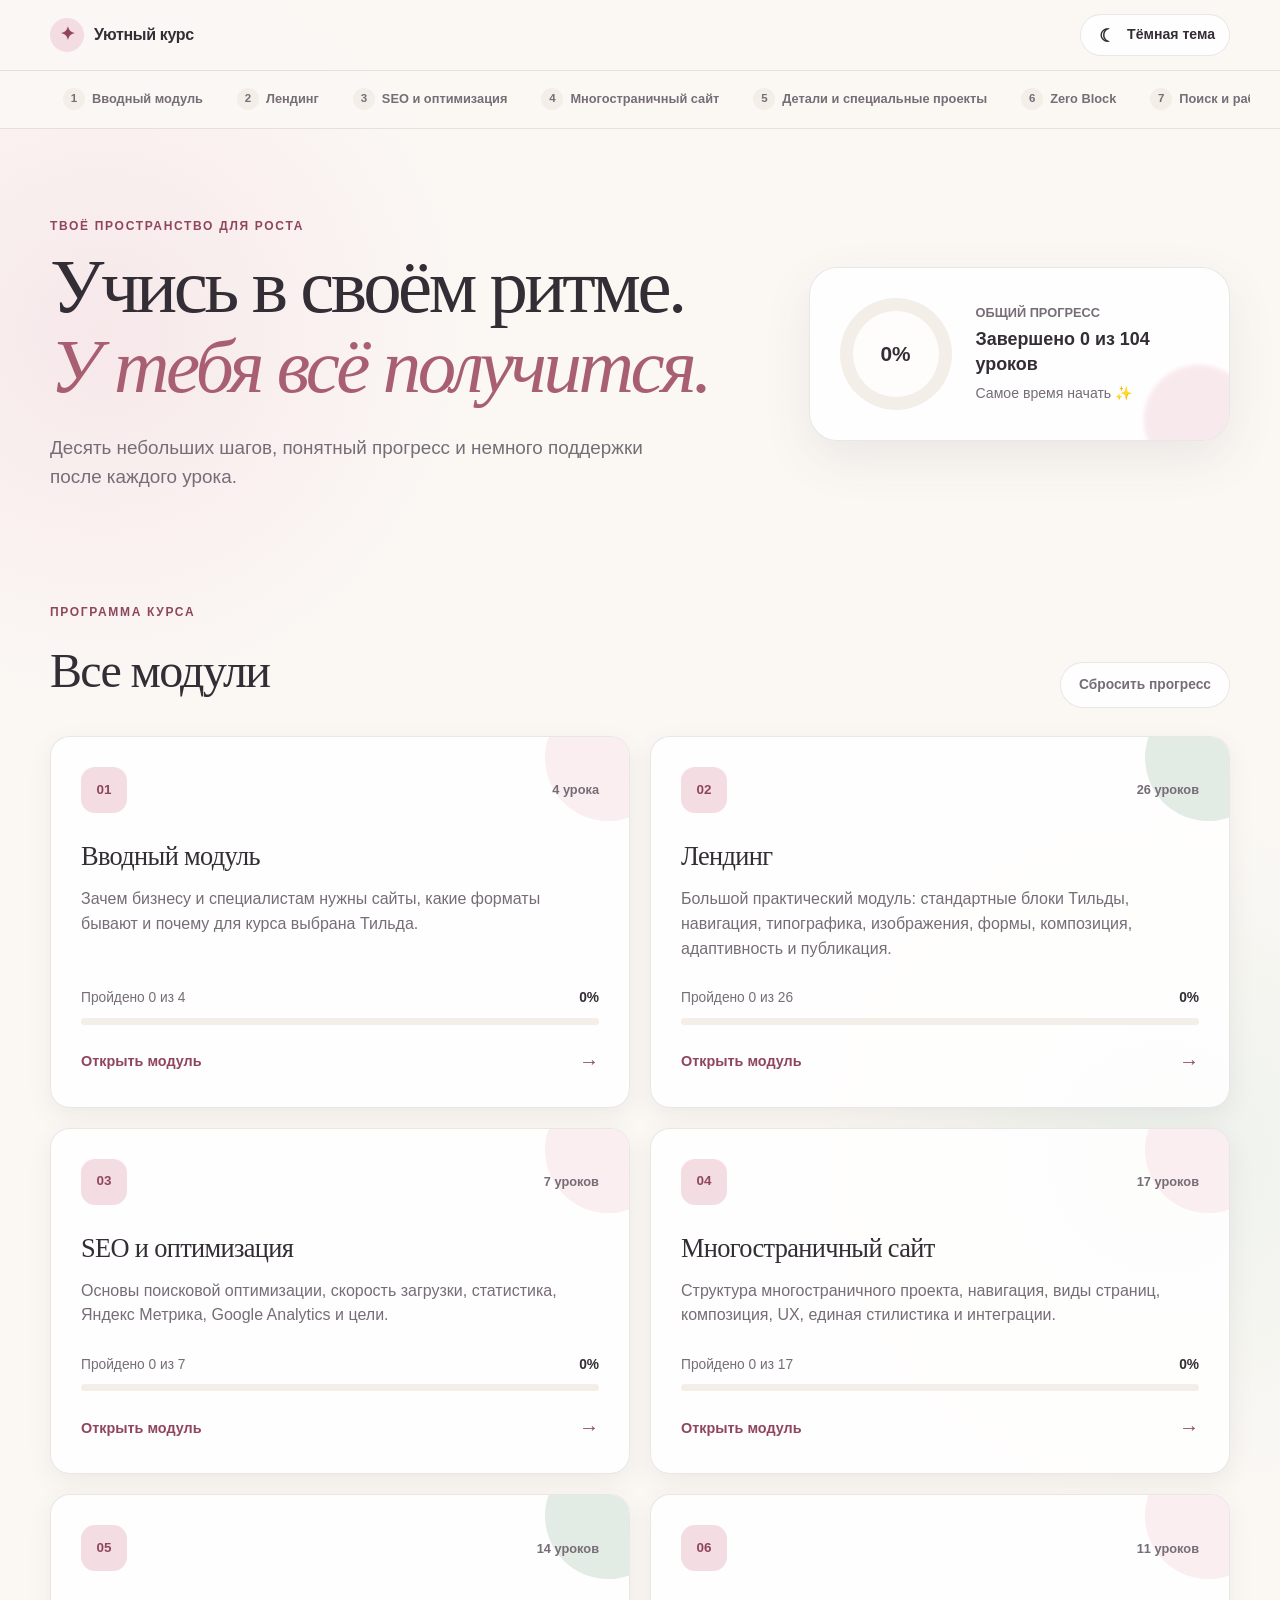
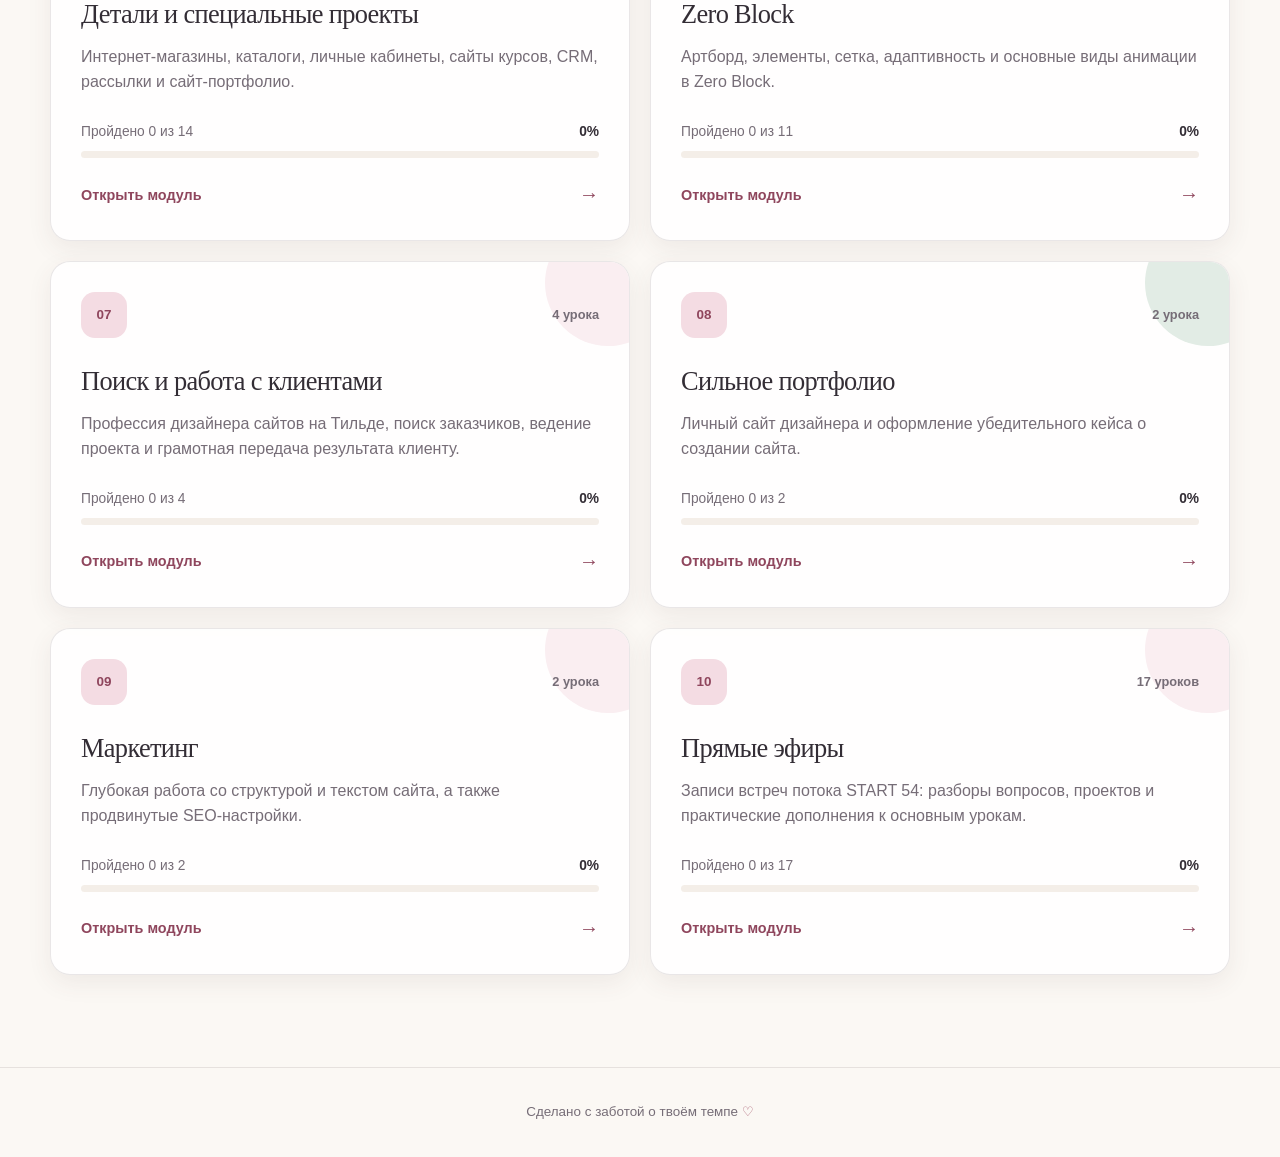
<file: public/index.html>
<!doctype html>
<html lang="ru">
<head>
  <meta charset="utf-8">
  <meta name="viewport" content="width=device-width, initial-scale=1">
  <meta name="description" content="Личная страница уютного учебного курса с сохранением прогресса.">
  <meta name="color-scheme" content="light dark">
  <title>Уютный курс</title>
  <link rel="stylesheet" href="./css/styles.css">
</head>
<body>
  <a class="skip-link" href="#main-content">Перейти к содержанию</a>

  <header class="site-header">
    <div class="header-inner">
      <a class="brand" href="./index.html" aria-label="Уютный курс — на главную">
        <span class="brand-mark" aria-hidden="true">✦</span>
        <span>Уютный курс</span>
      </a>
      <button class="theme-toggle" type="button" data-theme-toggle aria-label="Включить тёмную тему">
        <span class="theme-toggle-icon" aria-hidden="true">☾</span>
        <span class="theme-toggle-text">Тёмная тема</span>
      </button>
    </div>
    <nav class="module-nav" aria-label="Навигация по модулям">
      <div class="module-nav-list" data-module-nav></div>
    </nav>
  </header>

  <main id="main-content">
    <section class="home-hero" aria-labelledby="course-title">
      <div class="hero-copy">
        <p class="eyebrow">Твоё пространство для роста</p>
        <h1 id="course-title">Учись в своём ритме.<br><span>У тебя всё получится.</span></h1>
        <p class="hero-description">Десять небольших шагов, понятный прогресс и немного поддержки после каждого урока.</p>
      </div>
      <div class="overall-progress-card" aria-labelledby="overall-progress-title">
        <div class="progress-ring" data-progress-ring aria-hidden="true">
          <span data-overall-percent>0%</span>
        </div>
        <div>
          <p class="progress-kicker">Общий прогресс</p>
          <h2 id="overall-progress-title" data-overall-count>Завершено 0 из 0 уроков</h2>
          <p class="progress-note" data-progress-note>Самое время начать ✨</p>
        </div>
      </div>
    </section>

    <section class="modules-section" aria-labelledby="modules-title">
      <div class="section-heading">
        <div>
          <p class="eyebrow">Программа курса</p>
          <h2 id="modules-title">Все модули</h2>
        </div>
        <button class="button button-ghost button-danger" type="button" data-reset-progress>Сбросить прогресс</button>
      </div>
      <div class="module-grid" data-module-grid></div>
    </section>
  </main>

  <footer class="site-footer">
    <p>Сделано с заботой о твоём темпе <span aria-hidden="true">♡</span></p>
  </footer>

  <script type="module" src="./js/theme.js"></script>
  <script type="module" src="./js/index.js"></script>
</body>
</html>
</file>
<file: public/css/styles.css>
/* ---------- Тема и базовые стили ---------- */
:root {
  --bg: #fbf8f4;
  --bg-soft: #f4eee8;
  --surface: rgba(255, 255, 255, 0.84);
  --surface-solid: #fffdfb;
  --surface-strong: #ffffff;
  --text: #332d35;
  --muted: #766d77;
  --accent: #a95f72;
  --accent-strong: #8f465d;
  --accent-soft: #f4dce3;
  --accent-softer: #faeef1;
  --sage: #718b7a;
  --sage-soft: #e2ece5;
  --border: rgba(77, 58, 69, 0.12);
  --shadow: 0 18px 50px rgba(83, 59, 67, 0.09);
  --shadow-small: 0 8px 24px rgba(83, 59, 67, 0.08);
  --focus: #c3637f;
  --header-bg: rgba(251, 248, 244, 0.88);
  --backdrop: rgba(35, 27, 34, 0.54);
  --radius-large: 28px;
  --radius-medium: 20px;
  --radius-small: 12px;
  --content-width: 1180px;
  --transition: 180ms ease;
}

[data-theme="dark"] {
  --bg: #1c191d;
  --bg-soft: #252126;
  --surface: rgba(43, 38, 44, 0.88);
  --surface-solid: #2a252b;
  --surface-strong: #342e35;
  --text: #f6edf1;
  --muted: #bcb0b8;
  --accent: #df91a7;
  --accent-strong: #f0a8bb;
  --accent-soft: #553743;
  --accent-softer: #352831;
  --sage: #9db9a6;
  --sage-soft: #2f4036;
  --border: rgba(244, 229, 237, 0.13);
  --shadow: 0 20px 56px rgba(0, 0, 0, 0.24);
  --shadow-small: 0 8px 28px rgba(0, 0, 0, 0.18);
  --focus: #f2a2b8;
  --header-bg: rgba(28, 25, 29, 0.9);
  --backdrop: rgba(7, 5, 7, 0.7);
}

* {
  box-sizing: border-box;
}

html {
  scroll-behavior: smooth;
}

body {
  min-width: 320px;
  min-height: 100vh;
  margin: 0;
  color: var(--text);
  background:
    radial-gradient(circle at 8% 12%, color-mix(in srgb, var(--accent-soft) 58%, transparent) 0, transparent 24rem),
    radial-gradient(circle at 91% 42%, color-mix(in srgb, var(--sage-soft) 55%, transparent) 0, transparent 22rem),
    var(--bg);
  font-family: Inter, ui-sans-serif, -apple-system, BlinkMacSystemFont, "Segoe UI", sans-serif;
  line-height: 1.55;
  transition: background-color var(--transition), color var(--transition);
}

body.modal-open {
  overflow: hidden;
}

button,
input,
textarea,
select {
  font: inherit;
}

button,
a {
  -webkit-tap-highlight-color: transparent;
}

a {
  color: inherit;
}

img,
video {
  display: block;
  max-width: 100%;
}

[hidden] {
  display: none !important;
}

:focus-visible {
  outline: 3px solid var(--focus);
  outline-offset: 3px;
}

.skip-link {
  position: fixed;
  z-index: 1000;
  top: 12px;
  left: 12px;
  padding: 10px 16px;
  border-radius: 10px;
  color: #fff;
  background: var(--accent-strong);
  font-weight: 700;
  transform: translateY(-160%);
  transition: transform var(--transition);
}

.skip-link:focus {
  transform: translateY(0);
}

/* ---------- Шапка и навигация ---------- */
.site-header {
  position: sticky;
  z-index: 30;
  top: 0;
  border-bottom: 1px solid var(--border);
  background: var(--header-bg);
  backdrop-filter: blur(18px);
}

.header-inner {
  display: flex;
  align-items: center;
  justify-content: space-between;
  width: min(calc(100% - 40px), var(--content-width));
  min-height: 70px;
  margin: 0 auto;
  gap: 24px;
}

.brand {
  display: inline-flex;
  align-items: center;
  gap: 10px;
  color: var(--text);
  font-weight: 800;
  letter-spacing: -0.02em;
  text-decoration: none;
}

.brand-mark {
  display: grid;
  width: 34px;
  height: 34px;
  place-items: center;
  border-radius: 50%;
  color: var(--accent-strong);
  background: var(--accent-soft);
  font-size: 18px;
  transition: transform var(--transition);
}

.brand:hover .brand-mark {
  transform: rotate(12deg) scale(1.05);
}

.theme-toggle {
  display: inline-flex;
  align-items: center;
  min-height: 42px;
  padding: 8px 14px;
  border: 1px solid var(--border);
  border-radius: 999px;
  gap: 8px;
  color: var(--text);
  background: var(--surface);
  cursor: pointer;
  font-size: 0.88rem;
  font-weight: 700;
  transition: border-color var(--transition), background var(--transition), transform var(--transition);
}

.theme-toggle:hover {
  border-color: var(--accent);
  background: var(--accent-softer);
  transform: translateY(-1px);
}

.theme-toggle-icon {
  display: grid;
  width: 24px;
  height: 24px;
  place-items: center;
  font-size: 18px;
}

.module-nav {
  overflow: hidden;
  border-top: 1px solid var(--border);
}

.module-nav-list {
  display: flex;
  width: min(100%, calc(var(--content-width) + 40px));
  margin: 0 auto;
  padding: 9px 20px 10px;
  gap: 8px;
  overflow-x: auto;
  overscroll-behavior-inline: contain;
  scrollbar-width: thin;
  scrollbar-color: var(--accent-soft) transparent;
}

.module-nav-link {
  display: inline-flex;
  flex: 0 0 auto;
  align-items: center;
  min-height: 36px;
  padding: 7px 12px;
  border: 1px solid transparent;
  border-radius: 999px;
  gap: 7px;
  color: var(--muted);
  font-size: 0.8rem;
  font-weight: 700;
  text-decoration: none;
  transition: color var(--transition), background var(--transition), border-color var(--transition);
}

.module-nav-link > span:first-child {
  display: grid;
  min-width: 22px;
  height: 22px;
  padding: 0 5px;
  place-items: center;
  border-radius: 50%;
  background: var(--bg-soft);
  font-size: 0.72rem;
}

.module-nav-link:hover,
.module-nav-link.is-active {
  border-color: var(--border);
  color: var(--accent-strong);
  background: var(--accent-softer);
}

.module-nav-link.is-active > span:first-child {
  color: #fff;
  background: var(--accent);
}

/* ---------- Общие элементы ---------- */
.eyebrow {
  margin: 0 0 12px;
  color: var(--accent-strong);
  font-size: 0.75rem;
  font-weight: 800;
  letter-spacing: 0.14em;
  text-transform: uppercase;
}

.button {
  display: inline-flex;
  align-items: center;
  justify-content: center;
  min-height: 46px;
  padding: 11px 18px;
  border: 1px solid transparent;
  border-radius: 999px;
  gap: 8px;
  cursor: pointer;
  font-weight: 750;
  line-height: 1.2;
  text-decoration: none;
  transition: transform var(--transition), background var(--transition), border-color var(--transition), box-shadow var(--transition);
}

.button:hover:not(:disabled) {
  transform: translateY(-2px);
}

.button:disabled {
  cursor: wait;
  opacity: 0.65;
}

.button-primary {
  color: #fff;
  background: var(--accent);
  box-shadow: 0 10px 20px color-mix(in srgb, var(--accent) 24%, transparent);
}

.button-primary:hover:not(:disabled) {
  background: var(--accent-strong);
  box-shadow: 0 13px 24px color-mix(in srgb, var(--accent) 32%, transparent);
}

.button-ghost {
  border-color: var(--border);
  color: var(--text);
  background: var(--surface);
}

.button-ghost:hover:not(:disabled) {
  border-color: var(--accent);
  background: var(--accent-softer);
}

.button-danger {
  color: var(--muted);
  font-size: 0.86rem;
}

.button-danger:hover {
  color: var(--accent-strong);
}

.progress-summary {
  display: flex;
  align-items: center;
  justify-content: space-between;
  margin-bottom: 9px;
  gap: 16px;
  color: var(--muted);
  font-size: 0.86rem;
}

.progress-summary strong {
  color: var(--text);
}

.progress-track {
  height: 7px;
  overflow: hidden;
  border-radius: 999px;
  background: var(--bg-soft);
}

.progress-track > span {
  display: block;
  height: 100%;
  border-radius: inherit;
  background: linear-gradient(90deg, var(--accent), #d88da2);
  transition: width 420ms ease;
}

.progress-track-large {
  height: 10px;
}

/* ---------- Главная ---------- */
.home-hero,
.modules-section,
.module-hero,
.lessons-section,
.assignment-section,
.page-navigation,
.empty-state {
  width: min(calc(100% - 40px), var(--content-width));
  margin-inline: auto;
}

.home-hero {
  display: grid;
  grid-template-columns: minmax(0, 1.25fr) minmax(340px, 0.75fr);
  align-items: center;
  min-height: 440px;
  padding: 82px 0 72px;
  gap: 56px;
}

.hero-copy h1,
.module-hero h1,
.empty-state h1 {
  margin: 0;
  font-family: Georgia, "Times New Roman", serif;
  font-weight: 500;
  letter-spacing: -0.045em;
  line-height: 1.04;
}

.hero-copy h1 {
  max-width: 760px;
  font-size: clamp(3rem, 6vw, 5.7rem);
}

.hero-copy h1 span {
  color: var(--accent);
  font-style: italic;
}

.hero-description {
  max-width: 630px;
  margin: 26px 0 0;
  color: var(--muted);
  font-size: clamp(1rem, 2vw, 1.18rem);
}

.overall-progress-card {
  position: relative;
  display: grid;
  grid-template-columns: auto 1fr;
  align-items: center;
  padding: 30px;
  border: 1px solid var(--border);
  border-radius: var(--radius-large);
  gap: 24px;
  background: var(--surface);
  box-shadow: var(--shadow);
  overflow: hidden;
}

.overall-progress-card::after {
  position: absolute;
  right: -25px;
  bottom: -35px;
  width: 110px;
  height: 110px;
  border-radius: 50%;
  background: var(--accent-soft);
  content: "";
  opacity: 0.62;
  filter: blur(2px);
}

.progress-ring {
  --progress: 0deg;
  position: relative;
  display: grid;
  width: 112px;
  height: 112px;
  flex: 0 0 auto;
  place-items: center;
  border-radius: 50%;
  background: conic-gradient(var(--accent) var(--progress), var(--bg-soft) 0);
}

.progress-ring::before {
  position: absolute;
  width: 86px;
  height: 86px;
  border-radius: 50%;
  background: var(--surface-solid);
  content: "";
}

.progress-ring span {
  position: relative;
  z-index: 1;
  font-size: 1.3rem;
  font-weight: 850;
}

.progress-kicker {
  margin: 0 0 4px;
  color: var(--muted);
  font-size: 0.8rem;
  font-weight: 750;
  text-transform: uppercase;
}

.overall-progress-card h2 {
  position: relative;
  z-index: 1;
  margin: 0;
  font-size: 1.12rem;
  line-height: 1.35;
}

.progress-note {
  position: relative;
  z-index: 1;
  margin: 7px 0 0;
  color: var(--muted);
  font-size: 0.88rem;
}

.modules-section {
  padding: 34px 0 92px;
}

.section-heading {
  display: flex;
  align-items: end;
  justify-content: space-between;
  margin-bottom: 28px;
  gap: 24px;
}

.section-heading h2 {
  margin: 0;
  font-family: Georgia, "Times New Roman", serif;
  font-size: clamp(2rem, 4vw, 3rem);
  font-weight: 500;
  letter-spacing: -0.035em;
}

.module-grid {
  display: grid;
  grid-template-columns: repeat(2, minmax(0, 1fr));
  gap: 20px;
}

.module-card {
  position: relative;
  display: flex;
  min-height: 310px;
  padding: 30px;
  border: 1px solid var(--border);
  border-radius: var(--radius-medium);
  flex-direction: column;
  background: var(--surface);
  box-shadow: var(--shadow-small);
  overflow: hidden;
  transition: transform var(--transition), border-color var(--transition), box-shadow var(--transition);
}

.module-card::before {
  position: absolute;
  top: -42px;
  right: -42px;
  width: 126px;
  height: 126px;
  border-radius: 50%;
  background: var(--accent-softer);
  content: "";
}

.module-card:nth-child(3n + 2)::before {
  background: var(--sage-soft);
}

.module-card:hover {
  border-color: color-mix(in srgb, var(--accent) 45%, var(--border));
  box-shadow: var(--shadow);
  transform: translateY(-4px);
}

.module-card.is-complete {
  border-color: color-mix(in srgb, var(--sage) 48%, var(--border));
}

.module-card-topline {
  position: relative;
  z-index: 1;
  display: flex;
  align-items: center;
  justify-content: space-between;
  margin-bottom: 23px;
}

.module-number {
  display: grid;
  width: 46px;
  height: 46px;
  place-items: center;
  border-radius: 14px;
  color: var(--accent-strong);
  background: var(--accent-soft);
  font-size: 0.84rem;
  font-weight: 850;
}

.module-status {
  color: var(--muted);
  font-size: 0.8rem;
  font-weight: 750;
}

.module-card.is-complete .module-status {
  color: var(--sage);
}

.module-card h3 {
  margin: 0 0 10px;
  font-family: Georgia, "Times New Roman", serif;
  font-size: 1.65rem;
  font-weight: 500;
  letter-spacing: -0.025em;
}

.module-card > p {
  margin: 0 0 26px;
  color: var(--muted);
}

.module-card .progress-summary {
  margin-top: auto;
}

.card-link {
  display: flex;
  align-items: center;
  justify-content: space-between;
  margin-top: 21px;
  color: var(--accent-strong);
  font-size: 0.9rem;
  font-weight: 800;
  text-decoration: none;
}

.card-link span {
  font-size: 1.25rem;
  transition: transform var(--transition);
}

.card-link:hover span {
  transform: translateX(4px);
}

/* ---------- Страница модуля ---------- */
.module-hero {
  padding: 68px 0 48px;
}

.back-link {
  display: inline-flex;
  align-items: center;
  margin-bottom: 54px;
  gap: 8px;
  color: var(--muted);
  font-size: 0.88rem;
  font-weight: 700;
  text-decoration: none;
}

.back-link:hover {
  color: var(--accent-strong);
}

.module-hero h1 {
  max-width: 850px;
  font-size: clamp(3.1rem, 7vw, 6.2rem);
}

.module-description {
  max-width: 720px;
  margin: 22px 0 36px;
  color: var(--muted);
  font-size: clamp(1.02rem, 2vw, 1.22rem);
}

.module-progress-panel {
  max-width: 720px;
  padding: 18px 22px;
  border: 1px solid var(--border);
  border-radius: 16px;
  background: var(--surface);
}

.lessons-section {
  padding: 24px 0 72px;
}

.lesson-grid {
  display: grid;
  grid-template-columns: repeat(2, minmax(0, 1fr));
  align-items: start;
  gap: 24px;
}

.lesson-card {
  border: 1px solid var(--border);
  border-radius: var(--radius-medium);
  background: var(--surface);
  box-shadow: var(--shadow-small);
  overflow: hidden;
  transition: transform var(--transition), border-color var(--transition), box-shadow var(--transition);
}

.lesson-card:hover {
  box-shadow: var(--shadow);
  transform: translateY(-3px);
}

.lesson-card.is-completed {
  border-color: color-mix(in srgb, var(--sage) 55%, var(--border));
}

.video-wrap {
  position: relative;
  aspect-ratio: 16 / 9;
  background: #171318;
}

.video-wrap video {
  width: 100%;
  height: 100%;
  object-fit: cover;
}

.video-error {
  position: absolute;
  right: 14px;
  bottom: 12px;
  left: 14px;
  margin: 0;
  padding: 8px 10px;
  border-radius: 8px;
  color: #fff;
  background: rgba(0, 0, 0, 0.72);
  font-size: 0.78rem;
  text-align: center;
}

.video-placeholder {
  display: grid;
  min-height: 240px;
  padding: 24px;
  place-items: center;
  color: var(--muted);
  background: linear-gradient(135deg, var(--accent-softer), var(--sage-soft));
  text-align: center;
}

.video-placeholder span {
  display: grid;
  width: 64px;
  height: 64px;
  margin-bottom: -30px;
  place-items: center;
  border-radius: 50%;
  color: var(--accent-strong);
  background: var(--surface-strong);
  box-shadow: var(--shadow-small);
}

.video-placeholder code {
  color: var(--text);
}

.lesson-body {
  padding: 25px;
}

.lesson-heading {
  display: flex;
  align-items: flex-start;
  justify-content: space-between;
  min-height: 86px;
  gap: 16px;
}

.lesson-index {
  margin: 0 0 6px;
  color: var(--muted);
  font-size: 0.72rem;
  font-weight: 800;
  letter-spacing: 0.11em;
  text-transform: uppercase;
}

.lesson-heading h2 {
  margin: 0;
  font-family: Georgia, "Times New Roman", serif;
  font-size: clamp(1.3rem, 3vw, 1.65rem);
  font-weight: 500;
  letter-spacing: -0.025em;
  line-height: 1.2;
}

.completion-badge {
  display: grid;
  width: 34px;
  height: 34px;
  flex: 0 0 auto;
  place-items: center;
  border-radius: 50%;
  color: #fff;
  background: var(--sage);
  font-weight: 900;
}

.lesson-actions {
  display: flex;
  align-items: center;
  justify-content: space-between;
  margin-top: 22px;
  gap: 16px;
}

.video-link {
  color: var(--muted);
  font-size: 0.82rem;
  font-weight: 700;
  text-decoration: underline;
  text-decoration-color: transparent;
  text-underline-offset: 3px;
  transition: color var(--transition), text-decoration-color var(--transition);
}

.video-link:hover {
  color: var(--accent-strong);
  text-decoration-color: currentColor;
}

.complete-button {
  flex: 0 0 auto;
  color: #fff;
  background: var(--accent);
}

.complete-button:hover {
  background: var(--accent-strong);
  box-shadow: 0 10px 22px color-mix(in srgb, var(--accent) 26%, transparent);
}

.complete-button.is-completed {
  color: var(--sage);
  background: var(--sage-soft);
  box-shadow: none;
}

/* ---------- Практическое задание ---------- */
.assignment-section {
  padding: 0 0 72px;
}

.assignment-card {
  position: relative;
  display: grid;
  grid-template-columns: minmax(280px, 0.72fr) minmax(0, 1.28fr);
  align-items: center;
  padding: clamp(26px, 5vw, 54px);
  border: 1px solid color-mix(in srgb, var(--accent) 24%, var(--border));
  border-radius: var(--radius-large);
  gap: clamp(28px, 5vw, 58px);
  background:
    radial-gradient(circle at 0 0, var(--accent-soft), transparent 38%),
    var(--surface);
  box-shadow: var(--shadow);
  overflow: hidden;
}

.assignment-copy {
  position: relative;
  z-index: 1;
}

.assignment-icon {
  display: grid;
  width: 54px;
  height: 54px;
  margin-bottom: 24px;
  place-items: center;
  border-radius: 17px;
  color: var(--accent-strong);
  background: var(--surface-strong);
  box-shadow: var(--shadow-small);
  font-family: Georgia, "Times New Roman", serif;
  font-size: 1.55rem;
}

.assignment-copy h2 {
  margin: 0;
  font-family: Georgia, "Times New Roman", serif;
  font-size: clamp(2rem, 4vw, 3.2rem);
  font-weight: 500;
  letter-spacing: -0.035em;
  line-height: 1.08;
}

.assignment-copy > p:last-child {
  max-width: 520px;
  margin: 18px 0 0;
  color: var(--muted);
  font-size: 1rem;
}

.assignment-gallery {
  display: grid;
  min-width: 0;
  gap: 16px;
}

.assignment-gallery.is-multiple {
  grid-template-columns: repeat(2, minmax(0, 1fr));
}

.assignment-figure {
  min-width: 0;
  margin: 0;
}

.assignment-figure a {
  display: block;
  border-radius: 18px;
  background: var(--bg-soft);
  box-shadow: var(--shadow-small);
  overflow: hidden;
  transition: transform var(--transition), box-shadow var(--transition);
}

.assignment-figure a:hover {
  box-shadow: var(--shadow);
  transform: translateY(-3px);
}

.assignment-figure img {
  width: 100%;
  aspect-ratio: 4 / 3;
  object-fit: cover;
}

.assignment-figure figcaption {
  margin-top: 9px;
  color: var(--muted);
  font-size: 0.78rem;
  text-align: center;
}

.assignment-image-error {
  display: grid;
  min-height: 190px;
  margin: 0;
  padding: 24px;
  place-items: center;
  border: 1px dashed var(--border);
  border-radius: 18px;
  color: var(--muted);
  background: var(--bg-soft);
  text-align: center;
}

.assignment-resources {
  grid-column: 1 / -1;
  padding-top: 4px;
}

.assignment-resources > p {
  margin: 0 0 12px;
  color: var(--muted);
  font-size: 0.75rem;
  font-weight: 800;
  letter-spacing: 0.11em;
  text-transform: uppercase;
}

.assignment-resource-list {
  display: flex;
  flex-wrap: wrap;
  gap: 10px;
}

.assignment-resource {
  display: inline-flex;
  align-items: center;
  min-height: 40px;
  padding: 8px 13px;
  border: 1px solid var(--border);
  border-radius: 999px;
  gap: 8px;
  color: var(--text);
  background: var(--surface-strong);
  font-size: 0.82rem;
  font-weight: 750;
  text-decoration: none;
  transition: color var(--transition), border-color var(--transition), background var(--transition), transform var(--transition);
}

.assignment-resource:hover {
  border-color: var(--accent);
  color: var(--accent-strong);
  background: var(--accent-softer);
  transform: translateY(-1px);
}

.page-navigation {
  display: grid;
  grid-template-columns: 1fr auto 1fr;
  align-items: center;
  padding: 0 0 90px;
  gap: 24px;
}

.page-navigation > div:last-child {
  text-align: right;
}

.all-modules-link {
  color: var(--muted);
  font-size: 0.88rem;
  font-weight: 750;
  text-underline-offset: 4px;
}

.all-modules-link:hover {
  color: var(--accent-strong);
}

.empty-state {
  min-height: 70vh;
  padding: 120px 0;
  text-align: center;
}

.empty-state h1 {
  font-size: clamp(3rem, 7vw, 5rem);
}

.empty-state p:not(.eyebrow) {
  margin: 20px auto 30px;
  color: var(--muted);
}

/* ---------- Модальное окно похвалы ---------- */
.modal-backdrop {
  position: fixed;
  z-index: 100;
  inset: 0;
  display: grid;
  padding: 24px;
  place-items: center;
  background: var(--backdrop);
  backdrop-filter: blur(10px);
  animation: fade-in 180ms ease both;
}

.praise-dialog {
  position: relative;
  width: min(100%, 520px);
  max-height: calc(100vh - 48px);
  padding: 28px 34px 34px;
  border: 1px solid var(--border);
  border-radius: 30px;
  background: var(--surface-solid);
  box-shadow: 0 32px 90px rgba(0, 0, 0, 0.28);
  overflow-y: auto;
  text-align: center;
  animation: pop-in 240ms cubic-bezier(0.2, 0.85, 0.3, 1.1) both;
}

.modal-close {
  position: absolute;
  z-index: 2;
  top: 16px;
  right: 16px;
  display: grid;
  width: 40px;
  height: 40px;
  border: 1px solid var(--border);
  border-radius: 50%;
  place-items: center;
  color: var(--text);
  background: var(--surface);
  cursor: pointer;
  font-size: 1.5rem;
  line-height: 1;
  transition: background var(--transition), transform var(--transition);
}

.modal-close:hover {
  background: var(--accent-soft);
  transform: rotate(6deg);
}

.cat-frame {
  display: grid;
  width: 100%;
  aspect-ratio: 16 / 10;
  margin-bottom: 26px;
  place-items: center;
  border-radius: 20px;
  background: linear-gradient(135deg, var(--accent-softer), var(--sage-soft));
  overflow: hidden;
}

.cat-frame img {
  width: 100%;
  height: 100%;
  object-fit: cover;
}

.cat-placeholder {
  display: grid;
  padding: 20px;
  place-items: center;
  color: var(--muted);
  gap: 8px;
}

.cat-placeholder span {
  font-size: 4.4rem;
  filter: drop-shadow(0 8px 12px rgba(0, 0, 0, 0.08));
}

.cat-placeholder small {
  max-width: 260px;
}

.praise-dialog h2 {
  margin: 0;
  font-family: Georgia, "Times New Roman", serif;
  font-size: clamp(2rem, 7vw, 3rem);
  font-weight: 500;
  letter-spacing: -0.035em;
}

.praise-dialog > p:not(.eyebrow) {
  max-width: 390px;
  margin: 13px auto 25px;
  color: var(--muted);
}

.praise-actions {
  display: flex;
  justify-content: center;
  gap: 10px;
}

/* ---------- Подвал ---------- */
.site-footer {
  padding: 34px 20px;
  border-top: 1px solid var(--border);
  color: var(--muted);
  font-size: 0.84rem;
  text-align: center;
}

.site-footer p {
  margin: 0;
}

.site-footer span {
  color: var(--accent);
}

@keyframes fade-in {
  from { opacity: 0; }
}

@keyframes pop-in {
  from { opacity: 0; transform: translateY(12px) scale(0.97); }
}

/* ---------- Адаптивность ---------- */
@media (max-width: 920px) {
  .home-hero {
    grid-template-columns: 1fr;
    min-height: auto;
    padding-top: 64px;
    gap: 40px;
  }

  .overall-progress-card {
    max-width: 600px;
  }

  .lesson-actions {
    align-items: stretch;
    flex-direction: column;
  }

  .video-link {
    align-self: flex-start;
  }
}

@media (max-width: 760px) {
  .header-inner,
  .home-hero,
  .modules-section,
  .module-hero,
  .lessons-section,
  .assignment-section,
  .page-navigation,
  .empty-state {
    width: min(calc(100% - 28px), var(--content-width));
  }

  .header-inner {
    min-height: 62px;
  }

  .module-nav-list {
    padding-inline: 14px;
  }

  .module-nav-title {
    display: none;
  }

  .module-nav-link {
    min-width: 38px;
    justify-content: center;
    padding-inline: 7px;
  }

  .module-grid,
  .lesson-grid {
    grid-template-columns: 1fr;
  }

  .assignment-card {
    grid-template-columns: 1fr;
  }

  .module-card {
    min-height: 290px;
  }

  .module-hero {
    padding-top: 48px;
  }

  .back-link {
    margin-bottom: 38px;
  }

  .page-navigation {
    grid-template-columns: 1fr 1fr;
  }

  .page-navigation .all-modules-link {
    grid-column: 1 / -1;
    grid-row: 2;
    justify-self: center;
  }
}

@media (max-width: 520px) {
  .theme-toggle-text {
    display: none;
  }

  .theme-toggle {
    width: 42px;
    padding: 7px;
    border-radius: 50%;
  }

  .home-hero {
    padding: 52px 0 50px;
  }

  .hero-copy h1 {
    font-size: clamp(2.7rem, 13vw, 4rem);
  }

  .overall-progress-card {
    grid-template-columns: 1fr;
    padding: 25px;
    text-align: center;
  }

  .progress-ring {
    width: 104px;
    height: 104px;
    margin: auto;
  }

  .progress-ring::before {
    width: 80px;
    height: 80px;
  }

  .section-heading {
    align-items: flex-start;
    flex-direction: column;
  }

  .module-card {
    padding: 24px;
  }

  .module-hero h1 {
    font-size: clamp(2.8rem, 15vw, 4.5rem);
  }

  .lesson-body {
    padding: 21px;
  }

  .assignment-gallery.is-multiple {
    grid-template-columns: 1fr;
  }

  .lesson-heading {
    min-height: auto;
  }

  .page-navigation {
    gap: 10px;
  }

  .page-navigation .button {
    width: 100%;
    padding-inline: 12px;
    font-size: 0.84rem;
  }

  .modal-backdrop {
    padding: 12px;
  }

  .praise-dialog {
    max-height: calc(100vh - 24px);
    padding: 20px 20px 24px;
    border-radius: 24px;
  }

  .cat-frame {
    margin-bottom: 22px;
  }

  .praise-actions {
    align-items: stretch;
    flex-direction: column;
  }
}

@media (prefers-reduced-motion: reduce) {
  html {
    scroll-behavior: auto;
  }

  *,
  *::before,
  *::after {
    animation-duration: 0.01ms !important;
    animation-iteration-count: 1 !important;
    scroll-behavior: auto !important;
    transition-duration: 0.01ms !important;
  }
}
</file>
